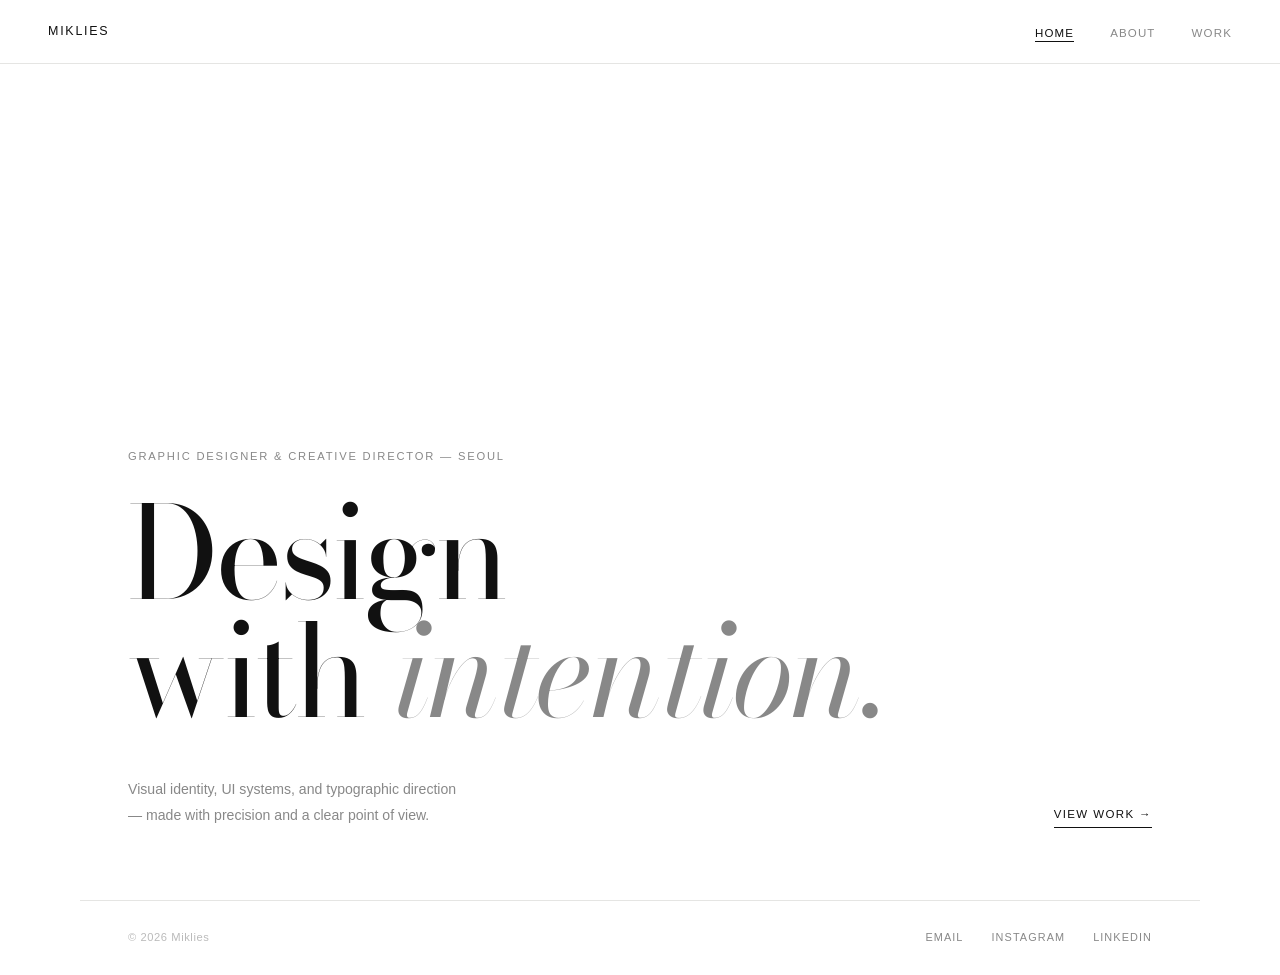
<file: index.html>
<!DOCTYPE html>
<html lang="en">
<head>
  <meta charset="UTF-8">
  <meta name="viewport" content="width=device-width, initial-scale=1.0">
  <title>Miklies — Graphic Designer</title>
  <link rel="stylesheet" href="style.css">
</head>
<body>
  <nav>
    <a href="index.html" class="nav-logo">Miklies</a>
    <ul class="nav-links">
      <li><a href="index.html">Home</a></li>
      <li><a href="about.html">About</a></li>
      <li><a href="work.html">Work</a></li>
    </ul>
  </nav>

  <main>
    <section class="hero">
      <p class="hero-eyebrow">Graphic Designer &amp; Creative Director — Seoul</p>

      <div class="hero-headline-wrap">
        <h1 class="hero-headline">
          Design<br>with <em>intention.</em>
        </h1>
      </div>

      <div class="hero-sub">
        <p class="hero-desc">
          Visual identity, UI systems, and typographic direction —
          made with precision and a clear point of view.
        </p>
        <a href="work.html" class="hero-cta">View work →</a>
      </div>
    </section>
  </main>

  <footer class="site-footer">
    <p><a href="admin.html" style="color:inherit; text-decoration:none;">©</a> 2026 Miklies</p>
    <div class="footer-links">
      <a href="mailto:hello@miklies.com">Email</a>
      <a href="#" target="_blank" rel="noopener">Instagram</a>
      <a href="#" target="_blank" rel="noopener">LinkedIn</a>
    </div>
  </footer>

  <script src="nav.js"></script>
</body>
</html>
</file>
<file: style.css>
@import url('https://fonts.googleapis.com/css2?family=Bodoni+Moda:ital,opsz,wght@0,6..96,400;0,6..96,500;1,6..96,400;1,6..96,500&display=swap');

*, *::before, *::after {
  box-sizing: border-box;
  margin: 0;
  padding: 0;
}

:root {
  --white:  #FFFFFF;
  --paper:  #F8F8F6;
  --ink:    #111111;
  --mid:    #888888;
  --light:  #BBBBBB;
  --rule:   #E5E5E3;
  --accent: #111111;

  --font-display: 'Bodoni Moda', 'New York', 'Georgia', serif;
  --font-body: 'Helvetica Neue', Helvetica, Arial, sans-serif;

  --transition: 0.38s cubic-bezier(0.25, 0.46, 0.45, 0.94);
  --ease-out: cubic-bezier(0.16, 1, 0.3, 1);
}

html {
  background: var(--white);
  color: var(--ink);
  font-family: var(--font-body);
  font-size: 16px;
  line-height: 1.6;
  -webkit-font-smoothing: antialiased;
  -moz-osx-font-smoothing: grayscale;
}

body {
  min-height: 100vh;
  overflow-x: hidden;
  opacity: 0;
  animation: fadeUp 0.5s var(--ease-out) 0.05s forwards;
}

@keyframes fadeUp {
  from { opacity: 0; transform: translateY(10px); }
  to   { opacity: 1; transform: translateY(0); }
}

@media (prefers-reduced-motion: reduce) {
  body { animation: none; opacity: 1; }
}

/* ── NAVIGATION ── */
nav {
  position: fixed;
  inset: 0 0 auto 0;
  z-index: 200;
  display: flex;
  align-items: center;
  justify-content: space-between;
  padding: 0 48px;
  height: 64px;
  background: rgba(255,255,255,0.92);
  backdrop-filter: blur(10px);
  -webkit-backdrop-filter: blur(10px);
  border-bottom: 1px solid var(--rule);
}

.nav-logo {
  font-family: var(--font-body);
  font-size: 0.78rem;
  font-weight: 500;
  letter-spacing: 0.14em;
  text-transform: uppercase;
  color: var(--ink);
  text-decoration: none;
}

.nav-links {
  display: flex;
  gap: 36px;
  list-style: none;
}

.nav-links a {
  font-size: 0.72rem;
  font-weight: 400;
  letter-spacing: 0.1em;
  text-transform: uppercase;
  color: var(--mid);
  text-decoration: none;
  transition: color 0.2s ease;
  position: relative;
  padding-bottom: 2px;
}

.nav-links a::after {
  content: '';
  position: absolute;
  bottom: -1px;
  left: 0;
  width: 0;
  height: 1px;
  background: var(--ink);
  transition: width 0.25s ease;
}

.nav-links a:hover { color: var(--ink); }
.nav-links a:hover::after,
.nav-links a.active::after { width: 100%; }
.nav-links a.active { color: var(--ink); }

/* ── LAYOUT ── */
main { padding-top: 64px; }

.container {
  max-width: 1120px;
  margin: 0 auto;
  padding: 0 48px;
}

/* ── HERO ── */
.hero {
  display: flex;
  flex-direction: column;
  justify-content: flex-end;
  min-height: calc(100vh - 64px);
  padding: 0 48px 72px;
  max-width: 1120px;
  margin: 0 auto;
}

.hero-eyebrow {
  font-size: 0.7rem;
  letter-spacing: 0.16em;
  text-transform: uppercase;
  color: var(--mid);
  margin-bottom: 28px;
}

/* Clip-path reveal — signature element, hero only */
.hero-headline-wrap {
  overflow: hidden;
}

.hero-headline {
  font-family: var(--font-display);
  font-size: clamp(4rem, 10vw, 9.5rem);
  font-weight: 400;
  line-height: 0.92;
  letter-spacing: -0.025em;
  color: var(--ink);
  transform: translateY(110%);
  animation: revealUp 0.9s var(--ease-out) 0.25s forwards;
}

.hero-headline em {
  font-style: italic;
  color: var(--mid);
}

@keyframes revealUp {
  to { transform: translateY(0); }
}

@media (prefers-reduced-motion: reduce) {
  .hero-headline { animation: none; transform: none; }
}

.hero-sub {
  display: flex;
  align-items: flex-end;
  justify-content: space-between;
  margin-top: 48px;
  gap: 48px;
}

.hero-desc {
  font-size: 0.88rem;
  color: var(--mid);
  max-width: 340px;
  line-height: 1.8;
}

.hero-cta {
  display: inline-flex;
  align-items: center;
  gap: 10px;
  font-size: 0.72rem;
  letter-spacing: 0.12em;
  text-transform: uppercase;
  color: var(--ink);
  text-decoration: none;
  white-space: nowrap;
  border-bottom: 1px solid var(--ink);
  padding-bottom: 4px;
  transition: gap 0.25s ease;
}

.hero-cta:hover { gap: 18px; }

/* ── SECTION HEADER ── */
.section-header {
  padding: 80px 0 56px;
  border-bottom: 1px solid var(--rule);
  margin-bottom: 64px;
  display: flex;
  justify-content: space-between;
  align-items: flex-end;
}

.section-title {
  font-family: var(--font-display);
  font-size: clamp(2.2rem, 5vw, 4rem);
  font-weight: 400;
  line-height: 1;
  letter-spacing: -0.015em;
}

.section-label {
  font-size: 0.68rem;
  letter-spacing: 0.16em;
  text-transform: uppercase;
  color: var(--mid);
  margin-bottom: 6px;
  display: block;
}

/* ── ABOUT ── */
.about-grid {
  display: grid;
  grid-template-columns: 380px 1fr;
  gap: 96px;
  align-items: start;
  padding-bottom: 120px;
}

.about-photo {
  position: sticky;
  top: 88px;
}

.about-photo-frame {
  width: 100%;
  aspect-ratio: 3/4;
  background: var(--paper);
  border: 1px solid var(--rule);
  display: flex;
  align-items: center;
  justify-content: center;
  overflow: hidden;
}

.about-photo-frame img {
  width: 100%;
  height: 100%;
  object-fit: cover;
  display: none; /* shown when src is set */
}

.about-photo-placeholder {
  font-size: 0.65rem;
  letter-spacing: 0.14em;
  text-transform: uppercase;
  color: var(--light);
}

.about-body h2 {
  font-family: var(--font-display);
  font-size: 1.65rem;
  font-weight: 400;
  line-height: 1.35;
  margin-bottom: 36px;
}

.about-body p {
  font-size: 0.9rem;
  color: var(--mid);
  line-height: 1.9;
  margin-bottom: 20px;
}

.about-body p:last-of-type { margin-bottom: 48px; }

.about-meta {
  display: grid;
  grid-template-columns: 1fr 1fr;
  gap: 28px 40px;
  padding-top: 36px;
  border-top: 1px solid var(--rule);
  margin-top: 16px;
}

.meta-item .label {
  font-size: 0.65rem;
  letter-spacing: 0.14em;
  text-transform: uppercase;
  color: var(--light);
  display: block;
  margin-bottom: 6px;
}

.meta-item .value {
  font-size: 0.85rem;
  color: var(--ink);
}

/* ── WORK ── */
.work-filter {
  display: flex;
  gap: 0;
  margin-bottom: 56px;
}

.filter-btn {
  background: none;
  border: 1px solid var(--rule);
  border-right: none;
  color: var(--mid);
  font-family: var(--font-body);
  font-size: 0.68rem;
  letter-spacing: 0.1em;
  text-transform: uppercase;
  padding: 9px 22px;
  cursor: pointer;
  transition: background 0.18s ease, color 0.18s ease;
}

.filter-btn:last-child { border-right: 1px solid var(--rule); }

.filter-btn:hover,
.filter-btn.active {
  background: var(--ink);
  color: var(--white);
  border-color: var(--ink);
}

/* Work grid */
.work-grid {
  display: grid;
  grid-template-columns: repeat(2, 1fr);
  gap: 2px;
  background: var(--rule);
  margin-bottom: 120px;
}

.project-card {
  background: var(--white);
  text-decoration: none;
  display: block;
  position: relative;
  overflow: hidden;
}

.project-image {
  width: 100%;
  aspect-ratio: 4/3;
  background: var(--paper);
  overflow: hidden;
  display: flex;
  align-items: center;
  justify-content: center;
  transition: transform 0.55s var(--ease-out);
}

.project-image img {
  width: 100%;
  height: 100%;
  object-fit: cover;
  transition: transform 0.55s var(--ease-out);
}

.project-image .img-placeholder {
  font-size: 0.62rem;
  letter-spacing: 0.14em;
  text-transform: uppercase;
  color: var(--light);
}

.project-card:hover .project-image img { transform: scale(1.04); }

.project-info {
  padding: 22px 24px 26px;
  border-top: 1px solid var(--rule);
  display: flex;
  justify-content: space-between;
  align-items: baseline;
  gap: 16px;
}

.project-name {
  font-size: 0.92rem;
  font-weight: 400;
  color: var(--ink);
  letter-spacing: -0.01em;
}

.project-tag {
  font-size: 0.65rem;
  letter-spacing: 0.1em;
  text-transform: uppercase;
  color: var(--mid);
  white-space: nowrap;
}

/* Empty state */
.work-empty {
  grid-column: 1 / -1;
  padding: 80px 24px;
  text-align: center;
  background: var(--white);
}

.work-empty p {
  font-size: 0.85rem;
  color: var(--mid);
}

/* Loading */
.work-loading {
  grid-column: 1 / -1;
  padding: 80px 24px;
  text-align: center;
  background: var(--white);
  font-size: 0.78rem;
  letter-spacing: 0.1em;
  text-transform: uppercase;
  color: var(--light);
}

/* ── ADMIN ── */
.admin-wrap {
  max-width: 860px;
  margin: 0 auto;
  padding: 48px 48px 120px;
}

.admin-header {
  display: flex;
  justify-content: space-between;
  align-items: center;
  margin-bottom: 48px;
  padding-bottom: 28px;
  border-bottom: 1px solid var(--rule);
}

.admin-header h1 {
  font-family: var(--font-display);
  font-size: 2rem;
  font-weight: 400;
}

.admin-list {
  display: flex;
  flex-direction: column;
  gap: 2px;
  margin-bottom: 56px;
}

.admin-project-row {
  display: grid;
  grid-template-columns: 72px 1fr auto;
  align-items: center;
  gap: 20px;
  padding: 16px 20px;
  background: var(--paper);
  border: 1px solid var(--rule);
}

.admin-project-row:hover { background: var(--white); }

.admin-thumb {
  width: 72px;
  height: 54px;
  object-fit: cover;
  background: var(--rule);
  display: block;
}

.admin-thumb-placeholder {
  width: 72px;
  height: 54px;
  background: var(--rule);
  display: flex;
  align-items: center;
  justify-content: center;
}

.admin-thumb-placeholder span {
  font-size: 0.55rem;
  letter-spacing: 0.1em;
  text-transform: uppercase;
  color: var(--light);
}

.admin-project-meta h3 {
  font-size: 0.9rem;
  font-weight: 500;
  margin-bottom: 4px;
}

.admin-project-meta p {
  font-size: 0.72rem;
  color: var(--mid);
  letter-spacing: 0.06em;
}

.admin-row-actions {
  display: flex;
  gap: 8px;
}

/* Form */
.admin-form-section {
  border: 1px solid var(--rule);
  padding: 36px;
}

.admin-form-title {
  font-family: var(--font-display);
  font-size: 1.3rem;
  font-weight: 400;
  margin-bottom: 32px;
}

.form-group {
  margin-bottom: 24px;
}

.form-group label {
  display: block;
  font-size: 0.68rem;
  letter-spacing: 0.12em;
  text-transform: uppercase;
  color: var(--mid);
  margin-bottom: 8px;
}

.form-group input,
.form-group textarea,
.form-group select {
  width: 100%;
  background: var(--paper);
  border: 1px solid var(--rule);
  color: var(--ink);
  font-family: var(--font-body);
  font-size: 0.88rem;
  padding: 12px 14px;
  outline: none;
  transition: border-color 0.2s ease;
  border-radius: 0;
  -webkit-appearance: none;
}

.form-group input:focus,
.form-group textarea:focus,
.form-group select:focus {
  border-color: var(--ink);
}

.form-group textarea { min-height: 100px; resize: vertical; }

.form-row {
  display: grid;
  grid-template-columns: 1fr 1fr;
  gap: 16px;
}

.upload-zone {
  border: 1px dashed var(--rule);
  padding: 36px;
  text-align: center;
  cursor: pointer;
  transition: border-color 0.2s ease, background 0.2s ease;
  position: relative;
}

.upload-zone:hover,
.upload-zone.dragover {
  border-color: var(--ink);
  background: var(--paper);
}

.upload-zone input[type="file"] {
  position: absolute;
  inset: 0;
  opacity: 0;
  cursor: pointer;
  width: 100%;
  height: 100%;
}

.upload-zone p {
  font-size: 0.78rem;
  color: var(--mid);
}

.upload-zone .upload-label {
  font-size: 0.65rem;
  letter-spacing: 0.12em;
  text-transform: uppercase;
  color: var(--light);
  margin-top: 6px;
  display: block;
}

.upload-preview {
  margin-top: 16px;
  display: none;
}

.upload-preview img {
  max-height: 160px;
  max-width: 100%;
  border: 1px solid var(--rule);
}

/* ── BUTTONS ── */
.btn {
  display: inline-flex;
  align-items: center;
  gap: 8px;
  font-family: var(--font-body);
  font-size: 0.7rem;
  letter-spacing: 0.1em;
  text-transform: uppercase;
  padding: 11px 24px;
  cursor: pointer;
  border: 1px solid transparent;
  text-decoration: none;
  transition: background 0.18s ease, color 0.18s ease, border-color 0.18s ease;
  border-radius: 0;
}

.btn-primary {
  background: var(--ink);
  color: var(--white);
  border-color: var(--ink);
}

.btn-primary:hover { background: #333; border-color: #333; }

.btn-outline {
  background: transparent;
  color: var(--ink);
  border-color: var(--rule);
}

.btn-outline:hover { border-color: var(--ink); }

.btn-ghost {
  background: transparent;
  color: var(--mid);
  border-color: transparent;
  padding: 8px 12px;
}

.btn-ghost:hover { color: var(--ink); }

.btn-danger {
  background: transparent;
  color: #c0392b;
  border-color: transparent;
  padding: 8px 12px;
}

.btn-danger:hover { background: #fdf0ef; border-color: #c0392b; }

/* ── TOAST ── */
.toast {
  position: fixed;
  bottom: 32px;
  left: 50%;
  transform: translateX(-50%) translateY(16px);
  background: var(--ink);
  color: var(--white);
  font-size: 0.75rem;
  letter-spacing: 0.06em;
  padding: 12px 24px;
  opacity: 0;
  transition: opacity 0.25s ease, transform 0.25s ease;
  pointer-events: none;
  z-index: 999;
  white-space: nowrap;
}

.toast.show {
  opacity: 1;
  transform: translateX(-50%) translateY(0);
}

/* ── FOOTER ── */
.site-footer {
  border-top: 1px solid var(--rule);
  padding: 28px 48px;
  display: flex;
  justify-content: space-between;
  align-items: center;
  max-width: 1120px;
  margin: 0 auto;
}

.site-footer p {
  font-size: 0.7rem;
  color: var(--light);
  letter-spacing: 0.05em;
}

.footer-links {
  display: flex;
  gap: 28px;
}

.footer-links a {
  font-size: 0.68rem;
  letter-spacing: 0.1em;
  text-transform: uppercase;
  color: var(--mid);
  text-decoration: none;
  transition: color 0.2s ease;
}

.footer-links a:hover { color: var(--ink); }

/* ── RESPONSIVE ── */
@media (max-width: 900px) {
  .about-grid { grid-template-columns: 1fr; gap: 48px; }
  .about-photo { position: static; }
  .about-photo-frame { max-width: 320px; aspect-ratio: 1/1; }
}

@media (max-width: 768px) {
  nav { padding: 0 24px; }
  .container { padding: 0 24px; }
  .hero { padding: 0 24px 56px; }
  .site-footer { flex-direction: column; gap: 16px; padding: 24px; text-align: center; }
  .work-grid { grid-template-columns: 1fr; }
  .section-header { flex-direction: column; align-items: flex-start; gap: 12px; }
  .admin-wrap { padding: 32px 24px 80px; }
  .form-row { grid-template-columns: 1fr; }
  .hero-sub { flex-direction: column; align-items: flex-start; gap: 24px; }
}

/* ── FOCUS ── */
:focus-visible {
  outline: 1px solid var(--ink);
  outline-offset: 3px;
}
</file>
